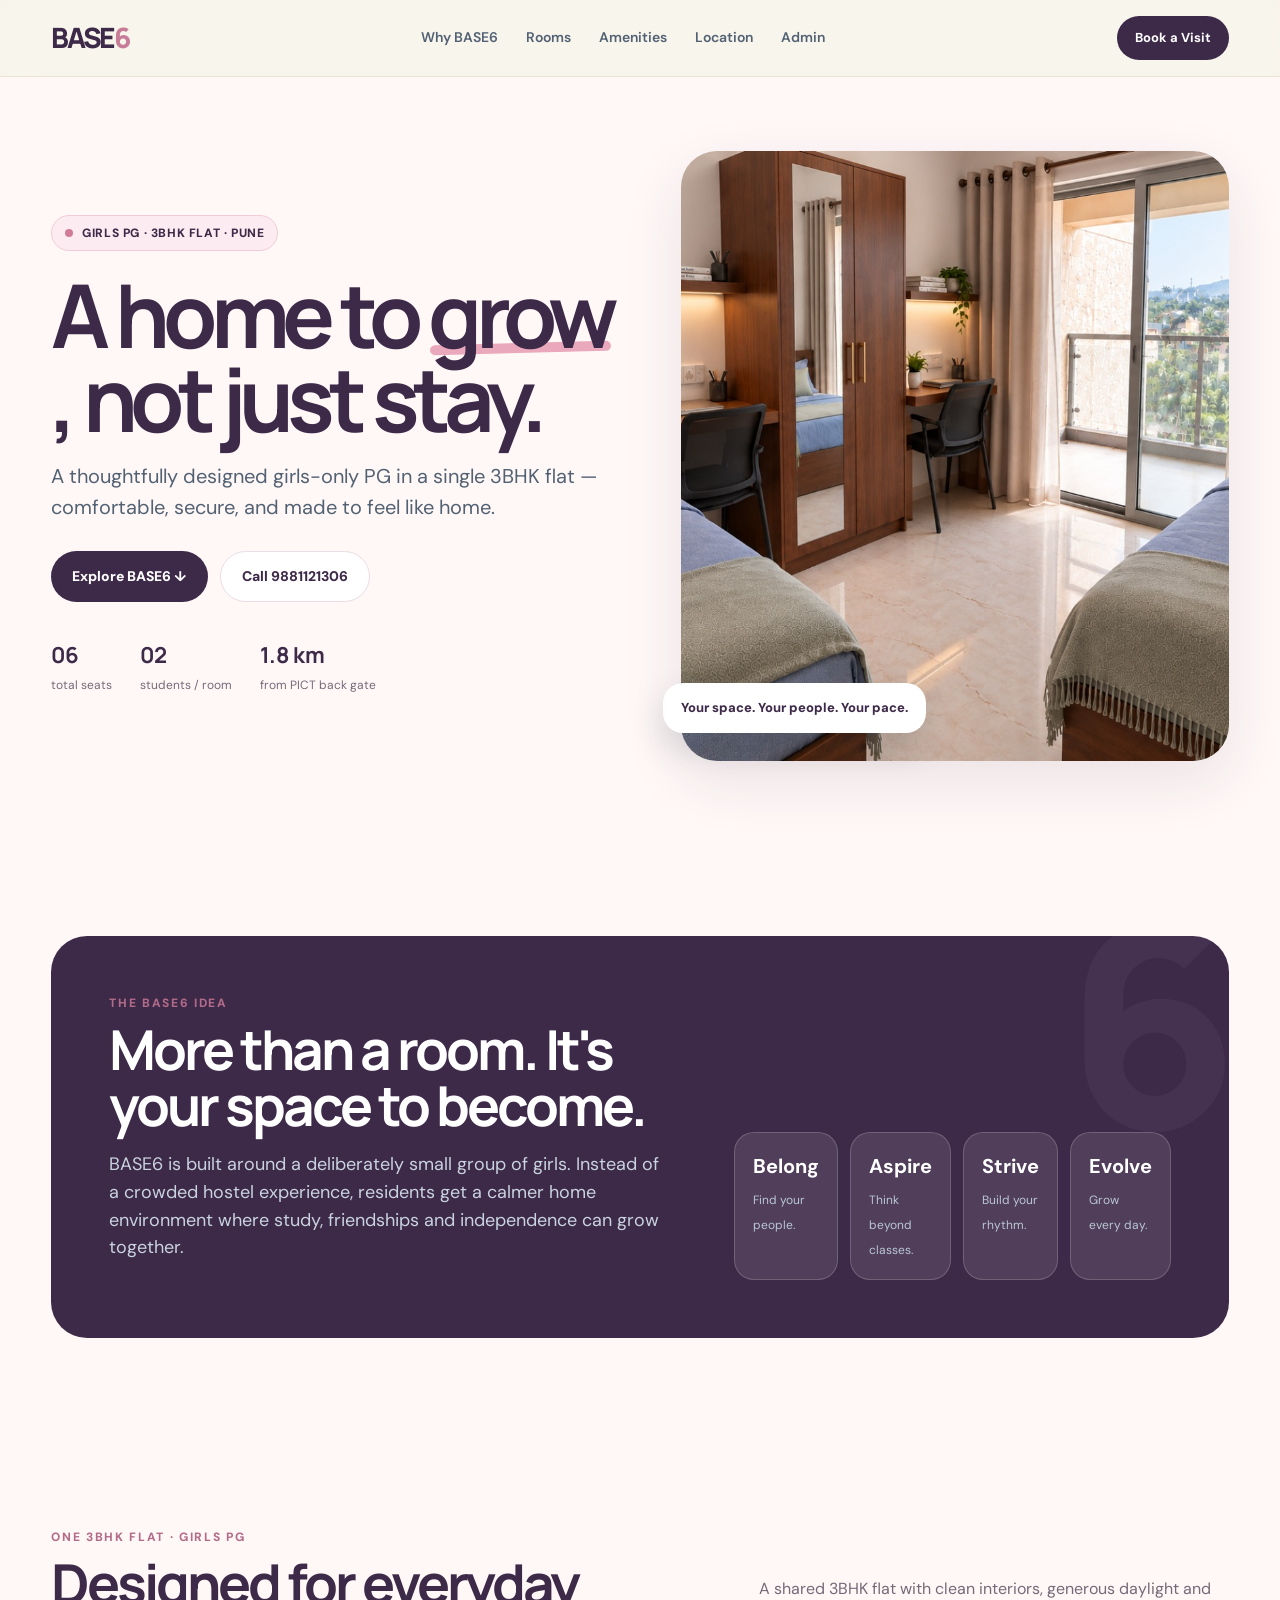
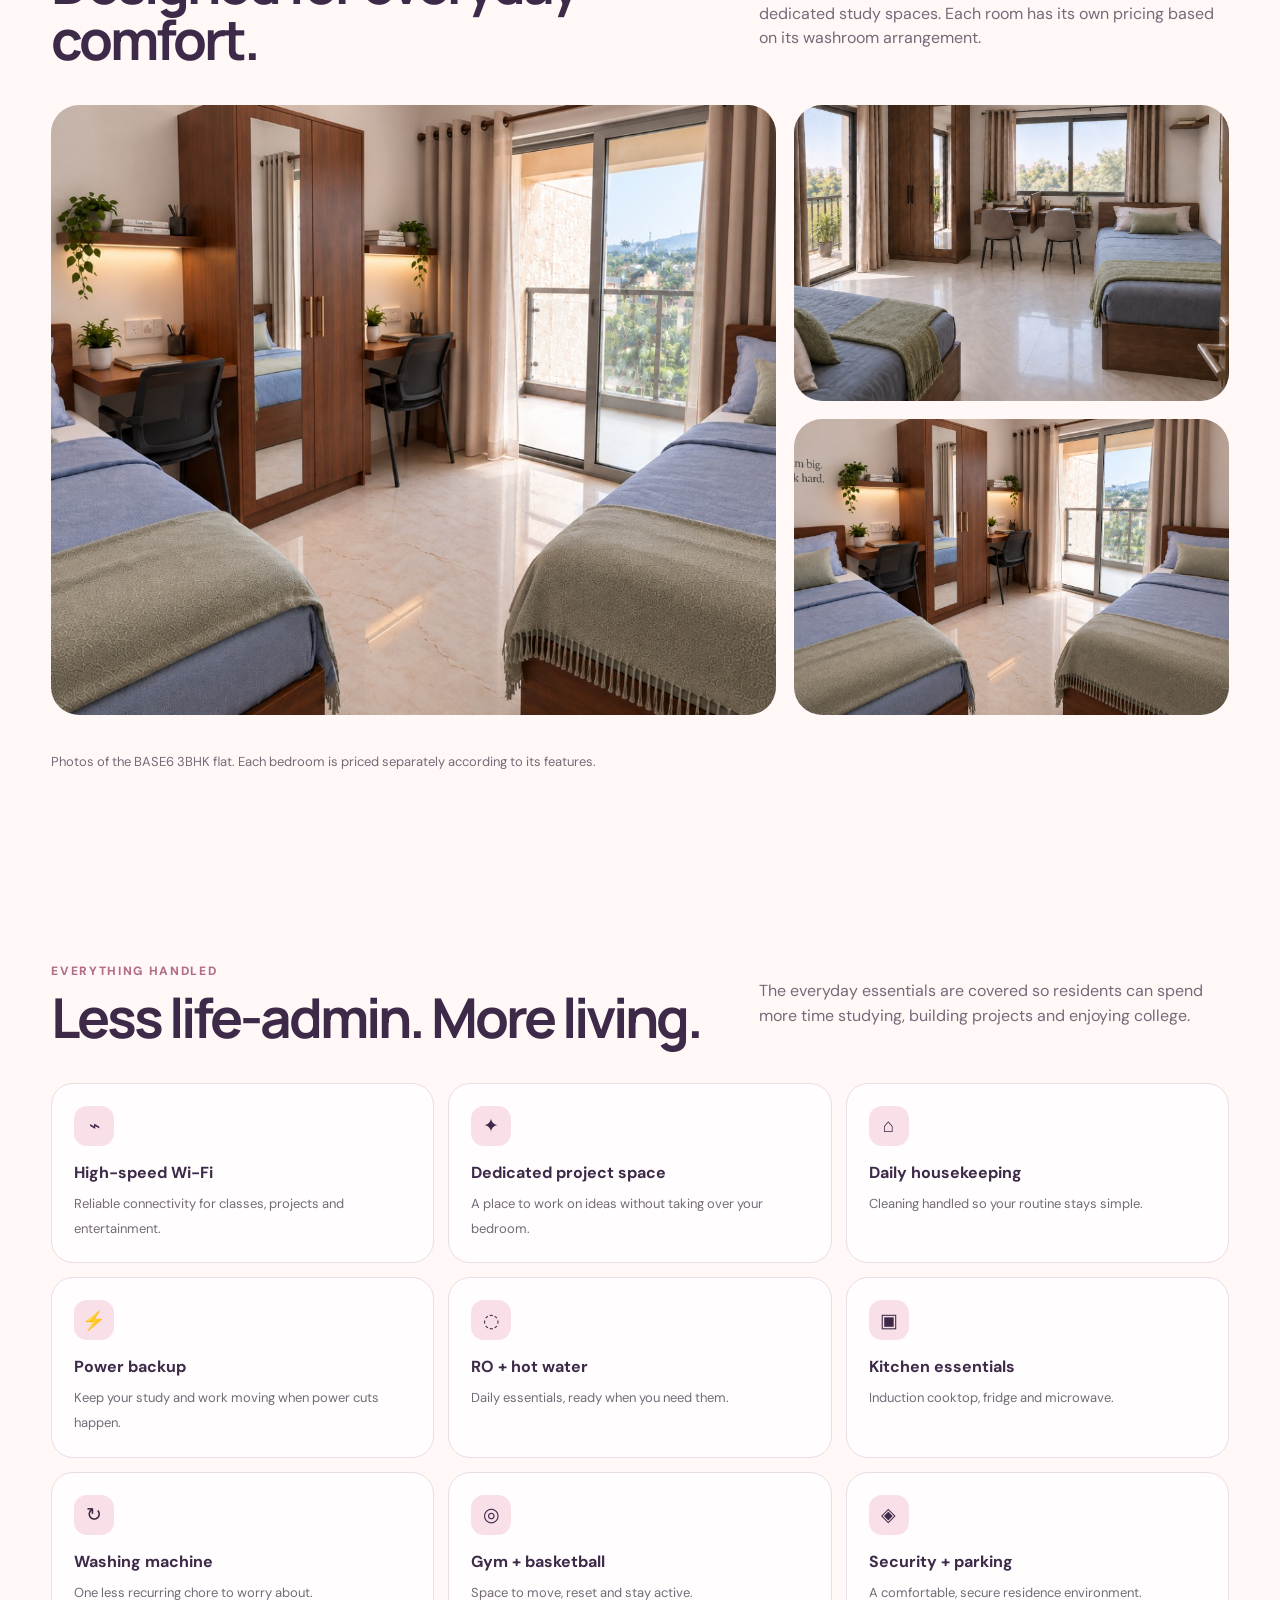
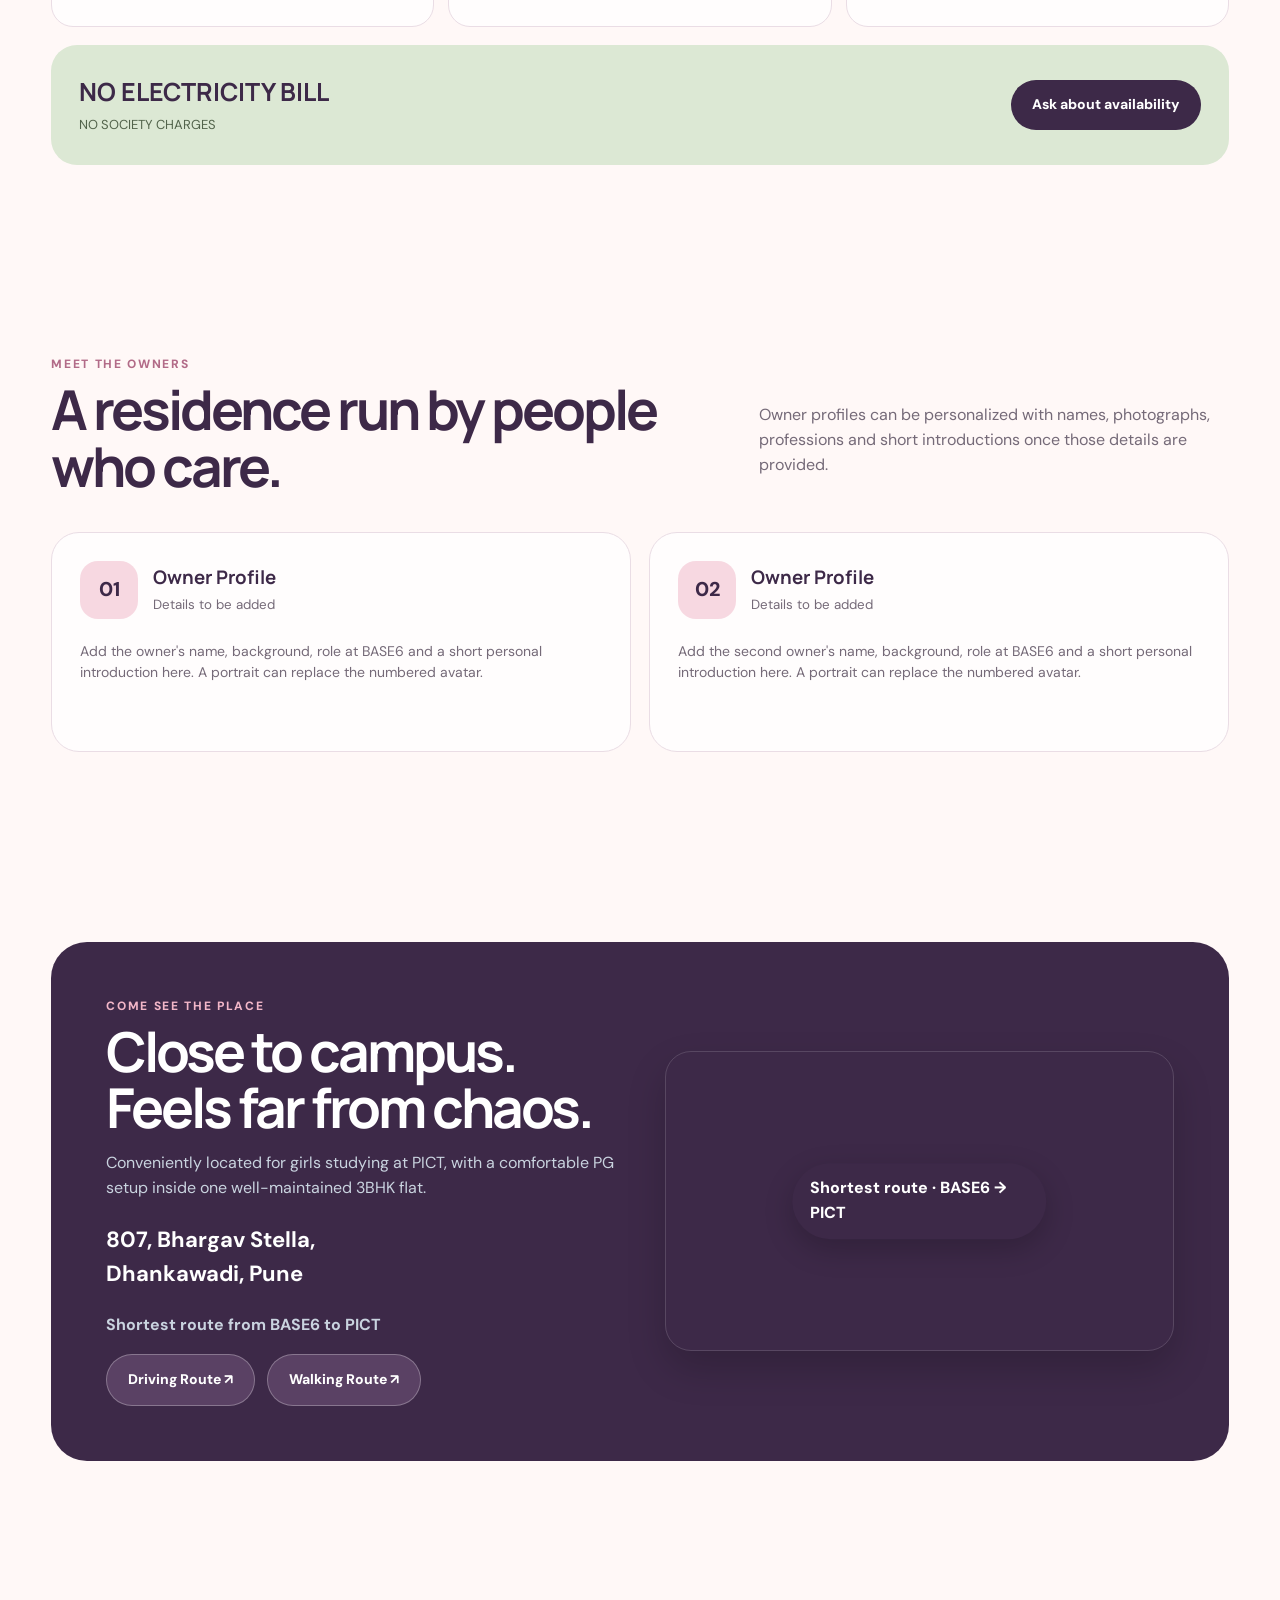
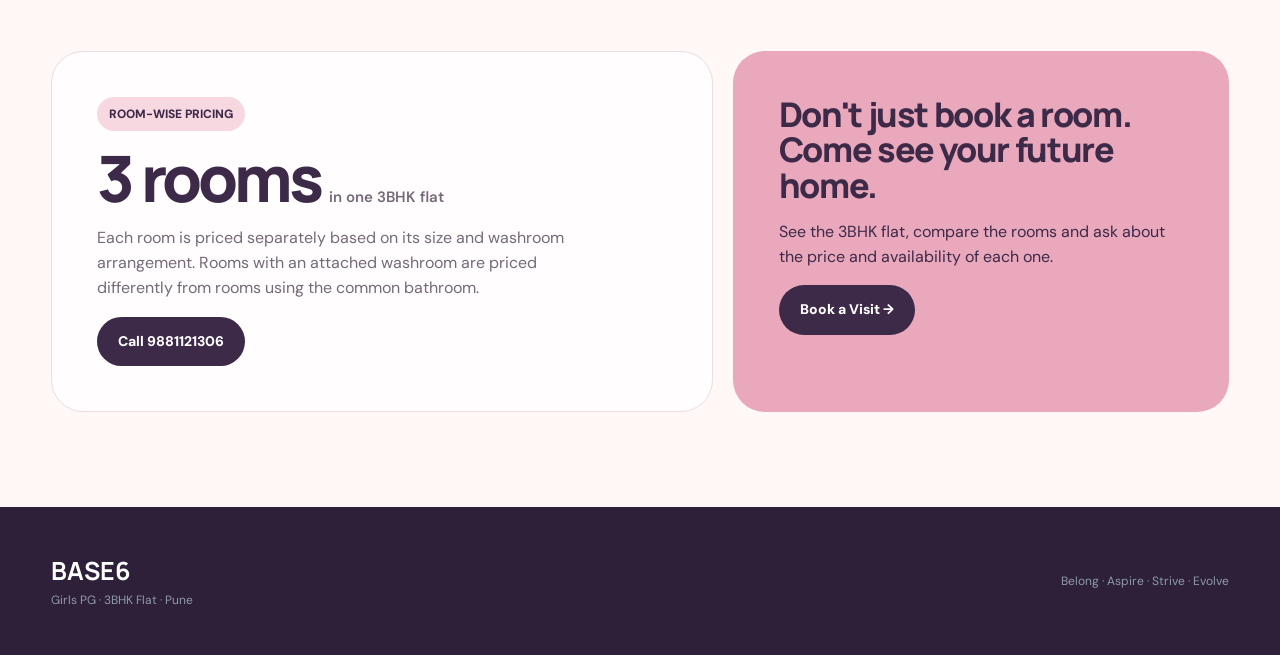
<file: index.html>
<!DOCTYPE html>
<html lang="en">
<head>
  <meta charset="UTF-8">
  <meta name="viewport" content="width=device-width, initial-scale=1.0">
  <meta name="description" content="BASE6 Girls PG — a girls-only 3BHK flat with room-wise pricing in Dhankawadi, Pune.">
  <title>BASE6 — Girls PG in a 3BHK Flat</title>
  <link rel="preconnect" href="https://fonts.googleapis.com">
  <link rel="preconnect" href="https://fonts.gstatic.com" crossorigin>
  <link href="https://fonts.googleapis.com/css2?family=DM+Sans:wght@400;500;600;700&family=Manrope:wght@600;700;800&display=swap" rel="stylesheet">
  <style>
    :root{
      --ink:#3d2948; --ink2:#5a4164; --cream:#fff8f7; --paper:#fffdfd;
      --yellow:#e9a8bb; --yellow2:#f7d8e1; --muted:#756a78; --line:#eadde5;
      --green:#d8e9df; --radius:28px; --shadow:0 20px 60px rgba(61,41,72,.10);
    }
    *{box-sizing:border-box}
    html{scroll-behavior:smooth}
    body{margin:0;background:var(--cream);color:var(--ink);font-family:"DM Sans",sans-serif;line-height:1.55}
    a{color:inherit;text-decoration:none}
    img{max-width:100%;display:block}
    .wrap{width:min(1180px,92%);margin:auto}
    .nav{position:sticky;top:0;z-index:50;background:rgba(248,244,235,.88);backdrop-filter:blur(16px);border-bottom:1px solid rgba(231,223,209,.8)}
    .navin{height:76px;display:flex;align-items:center;justify-content:space-between}
    .logo{font-family:Manrope;font-weight:800;letter-spacing:-.08em;font-size:28px}
    .logo span{color:#c77c98}
    .links{display:flex;gap:28px;font-size:14px;font-weight:600;color:#526173}
    .links a:hover{color:var(--ink)}
    .navcta{background:var(--ink);color:white;padding:12px 18px;border-radius:999px;font-weight:700;font-size:13px}
    .hero{padding:74px 0 80px;overflow:hidden}
    .heroGrid{display:grid;grid-template-columns:1.02fr .98fr;gap:60px;align-items:center}
    .eyebrow{display:inline-flex;gap:9px;align-items:center;background:#fcecf1;border:1px solid #f1cbd8;padding:8px 13px;border-radius:999px;font-size:12px;font-weight:800;letter-spacing:.05em;text-transform:uppercase}
    .dot{width:8px;height:8px;border-radius:50%;background:#d27b98}
    h1{font-family:Manrope;font-size:clamp(48px,7vw,88px);line-height:.95;letter-spacing:-.075em;margin:22px 0 20px}
    h1 em{font-style:normal;position:relative;display:inline-block}
    h1 em:after{content:"";position:absolute;height:10px;background:var(--yellow);left:2px;right:2px;bottom:4px;z-index:-1;border-radius:20px;transform:rotate(-1.5deg)}
    .lead{font-size:20px;max-width:590px;color:#536273}
    .heroBtns{display:flex;gap:12px;flex-wrap:wrap;margin-top:28px}
    .btn{display:inline-flex;align-items:center;justify-content:center;padding:14px 21px;border-radius:999px;font-weight:800;font-size:14px;transition:.25s transform,.25s box-shadow}
    .btn:hover{transform:translateY(-2px);box-shadow:0 10px 25px rgba(16,36,58,.13)}
    .primary{background:var(--ink);color:white}.secondary{background:white;border:1px solid var(--line)}
    .facts{display:flex;gap:28px;margin-top:36px;flex-wrap:wrap}
    .fact strong{display:block;font-family:Manrope;font-size:22px}.fact span{font-size:12px;color:var(--muted)}
    .heroPhoto{position:relative}
    .heroPhoto img{height:610px;width:100%;object-fit:cover;border-radius:36px;box-shadow:var(--shadow)}
    .photoTag{position:absolute;left:-18px;bottom:28px;background:white;border-radius:20px;padding:15px 18px;box-shadow:0 14px 35px rgba(16,36,58,.16);font-size:13px;font-weight:800}
    section{padding:95px 0}
    .sectionHead{display:flex;justify-content:space-between;align-items:end;gap:30px;margin-bottom:38px}
    .kicker{font-size:12px;text-transform:uppercase;letter-spacing:.14em;font-weight:800;color:#b26b88}
    h2{font-family:Manrope;font-size:clamp(34px,5vw,55px);line-height:1.02;letter-spacing:-.055em;margin:8px 0 0}
    .sub{max-width:470px;color:var(--muted)}
    .idea{background:var(--ink);color:white;border-radius:36px;padding:58px;position:relative;overflow:hidden}
    .idea:before{content:"6";position:absolute;right:-10px;top:-55px;font:800 280px/1 Manrope;color:rgba(255,255,255,.045)}
    .ideaGrid{display:grid;grid-template-columns:1.2fr .8fr;gap:60px;align-items:end}
    .idea h2{max-width:650px}.idea p{color:#c9d3df;max-width:650px;font-size:18px}
    .pillars{display:grid;grid-template-columns:repeat(4,1fr);gap:12px;position:relative;z-index:1}
    .pillar{background:rgba(255,255,255,.10);border:1px solid rgba(255,255,255,.18);padding:18px;border-radius:20px}
    .pillar b{display:block;font-size:20px;margin-bottom:5px}.pillar span{font-size:12px;color:#bac7d4}
    .gallery{display:grid;grid-template-columns:1.25fr .75fr;gap:18px}
    .gallery img{width:100%;height:100%;object-fit:cover;border-radius:28px;cursor:pointer;transition:.25s transform,.25s box-shadow}
    .gallery img:hover{transform:translateY(-4px);box-shadow:0 16px 30px rgba(16,36,58,.16)}
    .gallery .big{height:610px}.gallery .small{height:296px}
    .stack{display:grid;grid-template-rows:1fr 1fr;gap:18px}
    .caption{margin-top:13px;color:var(--muted);font-size:13px}
    .pg-gallery{display:grid;grid-template-columns:repeat(3,1fr);gap:18px;margin-top:24px}
    .pg-gallery img{width:100%;height:220px;object-fit:cover;border-radius:24px;box-shadow:var(--shadow)}
    .features{display:grid;grid-template-columns:repeat(3,1fr);gap:14px}
    .feature{background:var(--paper);border:1px solid var(--line);padding:22px;border-radius:22px;transition:.25s transform}
    .feature:hover{transform:translateY(-3px)}
    .icon{width:40px;height:40px;border-radius:13px;background:#f9e0e8;display:grid;place-items:center;margin-bottom:15px;font-size:19px}
    .feature b{display:block;margin-bottom:5px}.feature span{font-size:13px;color:var(--muted)}
    .notice{margin-top:18px;background:#dce8d4;border-radius:26px;padding:28px;display:flex;justify-content:space-between;align-items:center;gap:20px}
    .notice strong{font-family:Manrope;font-size:25px}.notice span{color:#52634b;font-size:13px}
    .owners{display:grid;grid-template-columns:repeat(2,1fr);gap:18px}
    .owner{background:var(--paper);border:1px solid var(--line);border-radius:28px;padding:28px;min-height:220px}
    .ownerTop{display:flex;align-items:center;gap:15px;margin-bottom:22px}
    .avatar{width:58px;height:58px;border-radius:18px;background:var(--yellow2);display:grid;place-items:center;font-weight:800;font-size:20px}
    .owner h3{margin:0;font-family:Manrope}.owner small{color:var(--muted)}
    .owner p{font-size:14px;color:var(--muted)}
    .location{background:var(--ink);color:white;border-radius:36px;padding:55px}
    .locationGrid{display:grid;grid-template-columns:1fr 1fr;gap:50px;align-items:center}
    .location p{color:#c9d3df}.address{font-size:22px;font-weight:700;margin:22px 0}
    .location .heroBtns{margin-top:14px}.location .heroBtns .btn{background:var(--ink2)!important;color:white;border:1px solid rgba(255,255,255,.28)}
    .location .heroBtns .btn:hover{background:#6d5078!important}
    .mapbox{height:300px;border-radius:26px;position:relative;overflow:hidden;border:1px solid rgba(255,255,255,.14);box-shadow:0 18px 38px rgba(0,0,0,.18)}
    .mapbox iframe{width:100%;height:100%;border:0;display:block;filter:saturate(.9) contrast(1.1)}
    .pin{position:absolute;left:50%;top:50%;transform:translate(-50%,-50%);background:var(--ink);color:white;border-radius:999px;padding:13px 17px;font-weight:800;box-shadow:0 10px 30px rgba(0,0,0,.2);pointer-events:none;z-index:2}
    .pricing{display:grid;grid-template-columns:1fr .75fr;gap:20px}
    .priceCard,.visitCard{border-radius:32px;padding:45px;border:1px solid var(--line);background:var(--paper)}
    .price{font:800 64px/1 Manrope;letter-spacing:-.06em;margin:15px 0 6px}
    .price small{font:600 15px "DM Sans";letter-spacing:0;color:var(--muted)}
    .limited{display:inline-block;background:#f7d8e1;padding:8px 12px;border-radius:999px;font-size:12px;font-weight:800}
    .visitCard{background:var(--yellow);border-color:transparent}
    .visitCard h3{font:800 34px/1.05 Manrope;letter-spacing:-.04em;margin:0 0 12px}
    .room-modal{position:fixed;inset:0;z-index:100;display:none;place-items:center;padding:20px;background:rgba(8,25,42,.72);backdrop-filter:blur(8px)}
    .room-modal.open{display:grid}
    .room-modal-card{width:min(1100px,100%);max-height:92vh;overflow:auto;background:var(--paper);border-radius:28px;padding:28px;box-shadow:0 25px 80px rgba(0,0,0,.3)}
    .room-modal-head{display:flex;align-items:start;justify-content:space-between;gap:20px;margin-bottom:20px}
    .room-modal-head h2{font-size:clamp(28px,4vw,44px)}
    .modal-close{border:0;background:#f0ece3;color:var(--ink);width:40px;height:40px;border-radius:50%;font-size:24px;cursor:pointer}
    .room-modal-grid{display:grid;grid-template-columns:1fr 1fr;gap:22px}
    .modal-viewer{position:relative;display:grid;place-items:center;min-height:360px;border-radius:20px;background:#edf1f4;overflow:hidden}
    .modal-viewer img{width:100%;height:360px;object-fit:cover;user-select:none;cursor:grab}
    .modal-viewer img:active{cursor:grabbing}
    .modal-arrow{position:absolute;top:50%;transform:translateY(-50%);z-index:2;border:0;background:rgba(16,36,58,.78);color:#fff;width:38px;height:38px;border-radius:50%;font-size:22px;cursor:pointer}
    .modal-arrow.prev{left:12px}.modal-arrow.next{right:12px}
    .modal-frame-label{position:absolute;left:50%;bottom:12px;transform:translateX(-50%);padding:6px 11px;border-radius:999px;background:rgba(255,255,255,.9);font-size:12px;font-weight:800}
    .modal-thumbs{display:flex;gap:8px;margin-top:10px}
    .modal-thumbs button{padding:0;border:2px solid transparent;border-radius:10px;overflow:hidden;background:none;cursor:pointer}
    .modal-thumbs button.active{border-color:var(--yellow)}
    .modal-thumbs img{width:70px;height:48px;object-fit:cover}
    .modal-layout-wrap{padding:14px;border-radius:20px;background:#eef0f7}
    .modal-layout-wrap canvas{width:100%;height:auto;border-radius:14px;background:#fff}
    .modal-note{margin:10px 0 0;color:var(--muted);font-size:13px}
    footer{padding:45px 0;background:#2d2038;color:#eee3ed}
    .foot{display:flex;justify-content:space-between;gap:20px;align-items:center}.foot b{color:white;font-family:Manrope;font-size:25px}
    .tiny{font-size:12px;color:#8e9baa}
    @media(max-width:850px){
      .links{display:none}.hero{padding-top:45px}.heroGrid,.ideaGrid,.locationGrid,.pricing{grid-template-columns:1fr}
      .heroPhoto img{height:430px}.photoTag{left:12px}.pillars{grid-template-columns:1fr 1fr}
      .gallery{grid-template-columns:1fr}.gallery .big{height:430px}.gallery .small{height:250px}
      .features{grid-template-columns:1fr 1fr}
      .owners{grid-template-columns:1fr}.location{padding:35px}.sectionHead{display:block}
    }
    @media(max-width:520px){
      .navcta{padding:10px 14px}.heroBtns .btn{width:100%}.facts{gap:20px}
      .idea,.location{border-radius:26px;padding:28px}.pillars{grid-template-columns:1fr}.features{grid-template-columns:1fr}
      .priceCard,.visitCard{padding:30px}.price{font-size:48px}.foot{display:block}
    }
  </style>
</head>
<body>
  <nav class="nav">
    <div class="wrap navin">
      <a class="logo" href="#top">BASE<span>6</span></a>
      <div class="links">
        <a href="#about">Why BASE6</a><a href="#rooms">Rooms</a><a href="#support">Amenities</a><a href="#location">Location</a><a href="admin.html">Admin</a>
      </div>
      <a class="navcta" href="https://wa.me/919881121306?text=hi%20i%20want%20to%20book%20an%20appointment" target="_blank" rel="noopener">Book a Visit</a>
    </div>
  </nav>

  <main id="top">
    <section class="hero">
      <div class="wrap heroGrid">
        <div>
          <div class="eyebrow"><span class="dot"></span> Girls PG · 3BHK Flat · Pune</div>
          <h1>A home to <em>grow</em>, not just stay.</h1>
          <p class="lead">A thoughtfully designed girls-only PG in a single 3BHK flat — comfortable, secure, and made to feel like home.</p>
          <div class="heroBtns">
            <a class="btn primary" href="#rooms">Explore BASE6 ↓</a>
            <a class="btn secondary" href="tel:9881121306">Call 9881121306</a>
          </div>
          <div class="facts">
            <div class="fact"><strong>06</strong><span>total seats</span></div>
            <div class="fact"><strong>02</strong><span>students / room</span></div>
            <div class="fact"><strong>1.8 km</strong><span>from PICT back gate</span></div>
          </div>
        </div>
        <div class="heroPhoto">
          <img src="assets/base6-room-wide.jpeg" alt="Bright BASE6 student bedroom with two study desks and beds">
          <div class="photoTag">Your space. Your people. Your pace.</div>
        </div>
      </div>
    </section>

    <section id="about">
      <div class="wrap">
        <div class="idea">
          <div class="ideaGrid">
            <div>
              <div class="kicker">The BASE6 idea</div>
              <h2>More than a room. It's your space to become.</h2>
              <p>BASE6 is built around a deliberately small group of girls. Instead of a crowded hostel experience, residents get a calmer home environment where study, friendships and independence can grow together.</p>
            </div>
            <div class="pillars">
              <div class="pillar"><b>Belong</b><span>Find your people.</span></div>
              <div class="pillar"><b>Aspire</b><span>Think beyond classes.</span></div>
              <div class="pillar"><b>Strive</b><span>Build your rhythm.</span></div>
              <div class="pillar"><b>Evolve</b><span>Grow every day.</span></div>
            </div>
          </div>
        </div>
      </div>
    </section>

    <section id="rooms">
      <div class="wrap">
        <div class="sectionHead">
          <div><div class="kicker">One 3BHK flat · Girls PG</div><h2>Designed for everyday comfort.</h2></div>
          <p class="sub">A shared 3BHK flat with clean interiors, generous daylight and dedicated study spaces. Each room has its own pricing based on its washroom arrangement.</p>
        </div>
        <div class="gallery">
          <img class="big room-photo" data-room="room-wide" src="assets/base6-room-wide.jpeg" alt="BASE6 residence interior with twin beds and study desks" tabindex="0" role="button" aria-label="Open room wide 360 view and layout">
          <div class="stack">
            <img class="small room-photo" data-room="room-twin" src="assets/base6-room-twin.jpeg" alt="BASE6 twin bedroom with wardrobes and balcony" tabindex="0" role="button" aria-label="Open twin room 360 view and layout">
            <img class="small room-photo" data-room="room-study" src="assets/base6-room-wide.jpeg" alt="BASE6 room and study area" tabindex="0" role="button" aria-label="Open study room 360 view and layout">
          </div>
        </div>
        <div id="pgGallery" class="pg-gallery" aria-label="Additional PG photos"></div>
        <div class="caption">Photos of the BASE6 3BHK flat. Each bedroom is priced separately according to its features.</div>
      </div>
    </section>

    <section id="support">
      <div class="wrap">
        <div class="sectionHead">
          <div><div class="kicker">Everything handled</div><h2>Less life-admin. More living.</h2></div>
          <p class="sub">The everyday essentials are covered so residents can spend more time studying, building projects and enjoying college.</p>
        </div>
        <div class="features">
          <div class="feature"><div class="icon">⌁</div><b>High-speed Wi-Fi</b><span>Reliable connectivity for classes, projects and entertainment.</span></div>
          <div class="feature"><div class="icon">✦</div><b>Dedicated project space</b><span>A place to work on ideas without taking over your bedroom.</span></div>
          <div class="feature"><div class="icon">⌂</div><b>Daily housekeeping</b><span>Cleaning handled so your routine stays simple.</span></div>
          <div class="feature"><div class="icon">⚡</div><b>Power backup</b><span>Keep your study and work moving when power cuts happen.</span></div>
          <div class="feature"><div class="icon">◌</div><b>RO + hot water</b><span>Daily essentials, ready when you need them.</span></div>
          <div class="feature"><div class="icon">▣</div><b>Kitchen essentials</b><span>Induction cooktop, fridge and microwave.</span></div>
          <div class="feature"><div class="icon">↻</div><b>Washing machine</b><span>One less recurring chore to worry about.</span></div>
          <div class="feature"><div class="icon">◎</div><b>Gym + basketball</b><span>Space to move, reset and stay active.</span></div>
          <div class="feature"><div class="icon">◈</div><b>Security + parking</b><span>A comfortable, secure residence environment.</span></div>
        </div>
        <div class="notice"><div><strong>NO ELECTRICITY BILL</strong><br><span>NO SOCIETY CHARGES</span></div><a class="btn primary" href="tel:9881121306">Ask about availability</a></div>
      </div>
    </section>

    <section id="owners">
      <div class="wrap">
        <div class="sectionHead">
          <div><div class="kicker">Meet the owners</div><h2>A residence run by people who care.</h2></div>
          <p class="sub">Owner profiles can be personalized with names, photographs, professions and short introductions once those details are provided.</p>
        </div>
        <div class="owners">
          <article class="owner">
            <div class="ownerTop"><div class="avatar">01</div><div><h3>Owner Profile</h3><small>Details to be added</small></div></div>
            <p>Add the owner's name, background, role at BASE6 and a short personal introduction here. A portrait can replace the numbered avatar.</p>
          </article>
          <article class="owner">
            <div class="ownerTop"><div class="avatar">02</div><div><h3>Owner Profile</h3><small>Details to be added</small></div></div>
            <p>Add the second owner's name, background, role at BASE6 and a short personal introduction here. A portrait can replace the numbered avatar.</p>
          </article>
        </div>
      </div>
    </section>

    <section id="location">
      <div class="wrap">
        <div class="location">
          <div class="locationGrid">
            <div>
              <div class="kicker" style="color:#f2b6c8">Come see the place</div>
              <h2>Close to campus.<br>Feels far from chaos.</h2>
              <p>Conveniently located for girls studying at PICT, with a comfortable PG setup inside one well-maintained 3BHK flat.</p>
              <div class="address">807, Bhargav Stella,<br>Dhankawadi, Pune</div>
              <p><strong>Shortest route from BASE6 to PICT</strong></p>
              <div class="heroBtns">
                <a class="btn" href="https://www.google.com/maps/dir/Bhargav+Stella/SCTR'S+Pune+Institute+of+Computer+Technology/data=!4m2!4m1!3e0" target="_blank" rel="noopener">Driving Route ↗</a>
                <a class="btn secondary" href="https://maps.app.goo.gl/USDAcSkhqKwqDrpEA" target="_blank" rel="noopener">Walking Route ↗</a>
              </div>
            </div>
            <div class="mapbox">
              <iframe
                src="https://www.google.com/maps?q=18.4635823,73.853977&z=15&output=embed"
                loading="lazy"
                referrerpolicy="no-referrer-when-downgrade"
                allowfullscreen
                title="BASE6 location map">
              </iframe>
              <div class="pin">Shortest route · BASE6 → PICT</div>
            </div>
          </div>
        </div>
      </div>
    </section>

    <section id="pricing">
      <div class="wrap">
        <div class="pricing">
          <div class="priceCard">
            <span class="limited">ROOM-WISE PRICING</span>
            <div class="price">3 rooms <small>in one 3BHK flat</small></div>
            <p class="sub">Each room is priced separately based on its size and washroom arrangement. Rooms with an attached washroom are priced differently from rooms using the common bathroom.</p>
            <a class="btn primary" href="tel:9881121306">Call 9881121306</a>
          </div>
          <div class="visitCard">
            <h3>Don't just book a room. Come see your future home.</h3>
            <p>See the 3BHK flat, compare the rooms and ask about the price and availability of each one.</p>
            <a class="btn primary" href="https://wa.me/919881121306?text=hi%20i%20want%20to%20book%20an%20appointment" target="_blank" rel="noopener">Book a Visit →</a>
          </div>
        </div>
      </div>
    </section>
  </main>

  <footer>
    <div class="wrap foot">
      <div><b>BASE6</b><div class="tiny">Girls PG · 3BHK Flat · Pune</div></div>
      <div class="tiny">Belong · Aspire · Strive · Evolve</div>
    </div>
  </footer>
  <div id="roomModal" class="room-modal" role="dialog" aria-modal="true" aria-labelledby="modalRoomTitle">
    <div class="room-modal-card">
      <div class="room-modal-head">
        <div><div class="kicker">Room details</div><h2 id="modalRoomTitle">Room preview</h2></div>
        <button id="closeRoomModal" class="modal-close" type="button" aria-label="Close room preview">×</button>
      </div>
      <div class="room-modal-grid">
        <div>
          <div id="modalViewer" class="modal-viewer">
            <button id="modalPrev" class="modal-arrow prev" type="button" aria-label="Previous room view">←</button>
            <img id="modalImage" alt="">
            <button id="modalNext" class="modal-arrow next" type="button" aria-label="Next room view">→</button>
            <span id="modalFrameLabel" class="modal-frame-label"></span>
          </div>
          <div id="modalThumbs" class="modal-thumbs"></div>
          <p class="modal-note">Drag the image or use the arrows to explore this room's 360° views.</p>
        </div>
        <div>
          <div class="modal-layout-wrap"><canvas id="modalLayoutCanvas" width="700" height="420" aria-label="Selected room layout"></canvas></div>
          <p id="modalLayoutNote" class="modal-note"></p>
        </div>
      </div>
    </div>
  </div>
  <script src="room-gallery.js"></script>
  <script src="public-pg-gallery.js"></script>
</body>
</html>
</file>
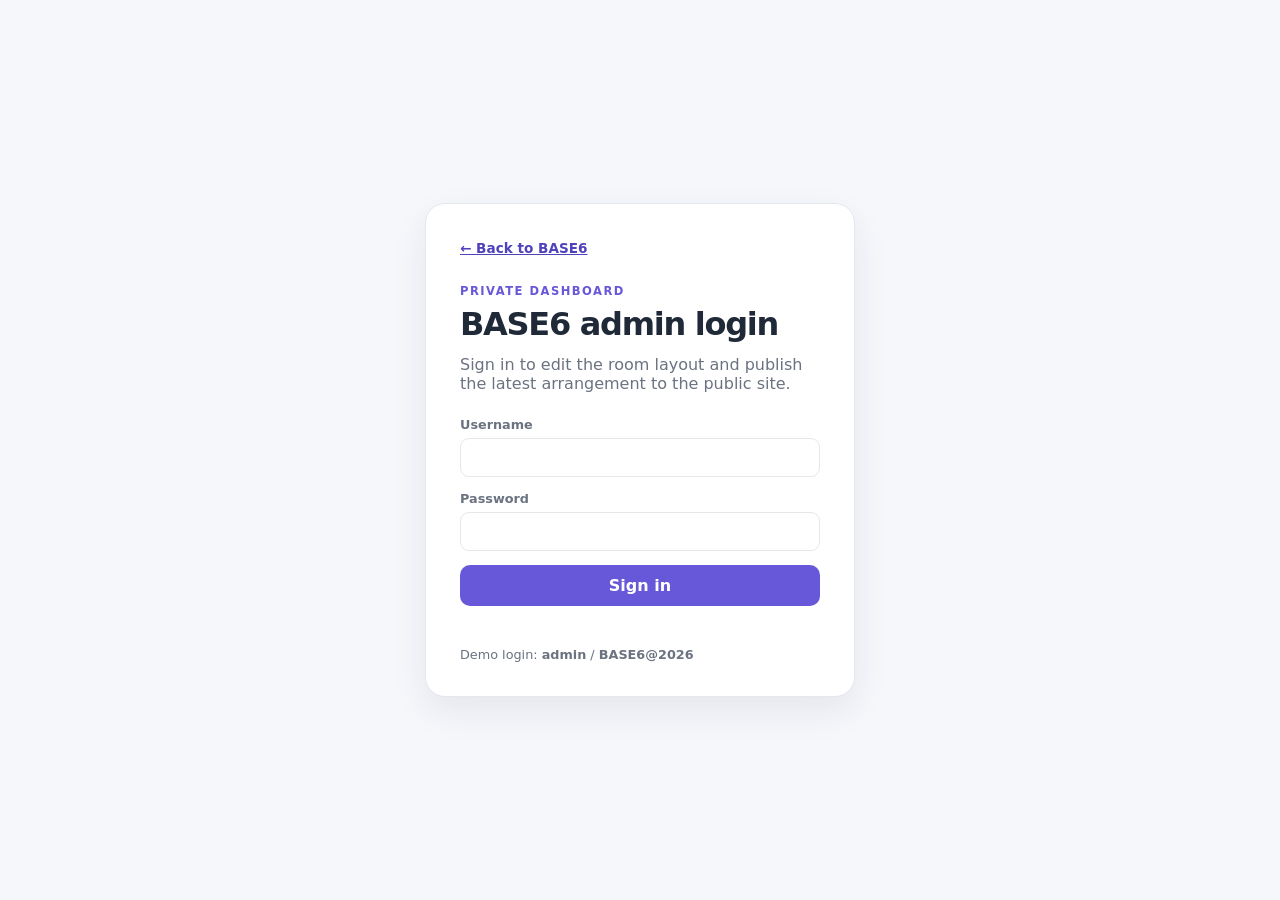
<file: admin.html>
<!doctype html>
<html lang="en">
<head>
  <meta charset="utf-8">
  <meta name="viewport" content="width=device-width, initial-scale=1">
  <title>BASE6 — Admin Login</title>
  <link rel="stylesheet" href="styles.css">
</head>
<body class="login-page">
  <main class="login-card">
    <a class="back-link" href="index.html">← Back to BASE6</a>
    <p class="eyebrow">Private dashboard</p>
    <h1>BASE6 admin login</h1>
    <p class="login-copy">Sign in to edit the room layout and publish the latest arrangement to the public site.</p>
    <form id="loginForm" autocomplete="off">
      <label>Username
        <input id="username" autocomplete="username" required>
      </label>
      <label>Password
        <input id="password" type="password" autocomplete="current-password" required>
      </label>
      <button class="button primary" type="submit">Sign in</button>
      <p id="loginError" class="login-error" role="alert"></p>
    </form>
    <p class="hint">Demo login: <strong>admin</strong> / <strong>BASE6@2026</strong></p>
  </main>
  <script src="admin-login.js"></script>
</body>
</html>
</file>
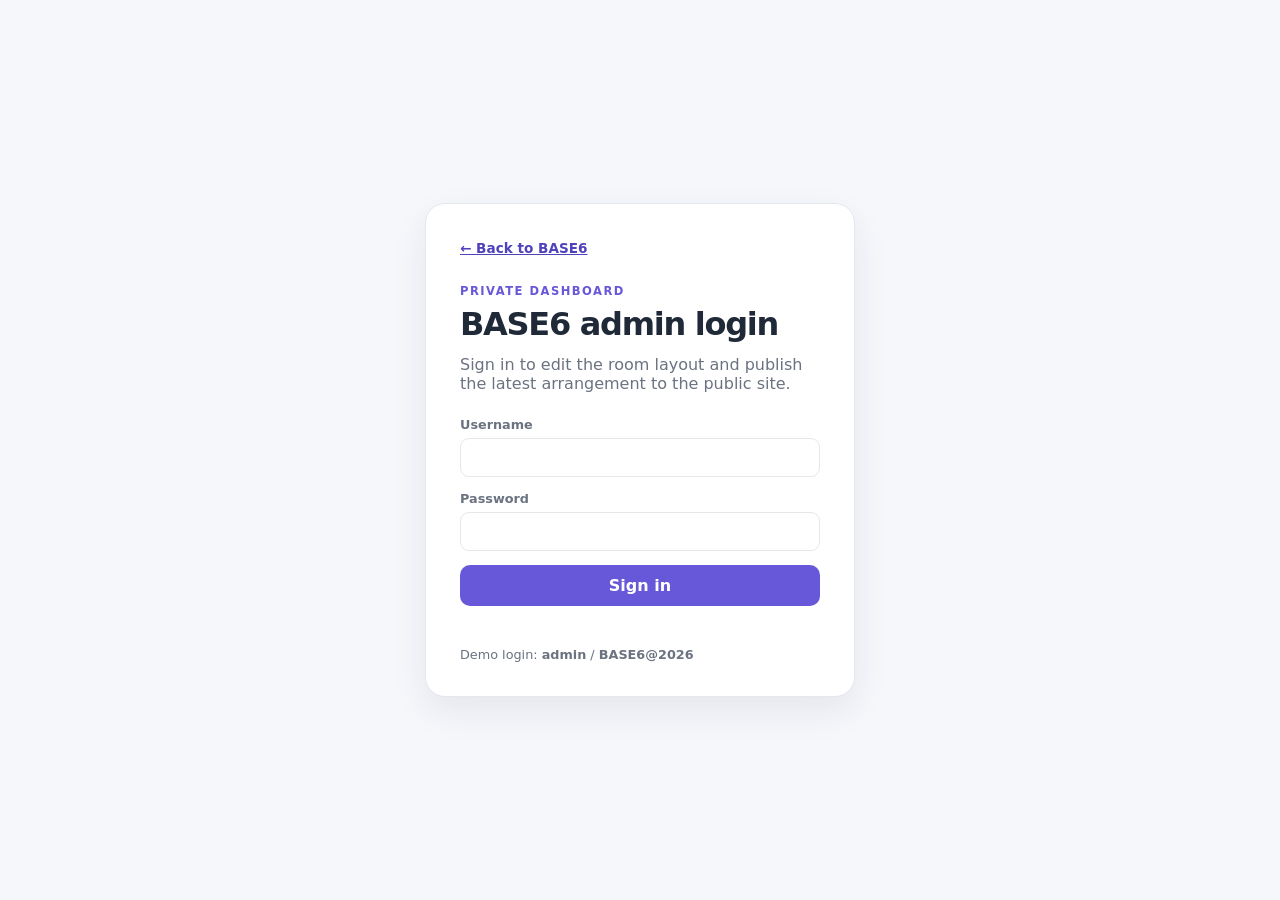
<file: tools.html>
<!doctype html>
<html lang="en">
<head>
  <meta charset="utf-8">
  <meta name="viewport" content="width=device-width, initial-scale=1">
  <meta name="description" content="Explore BASE6 rooms with a local 360 degree viewer and create a room layout.">
  <title>BASE6 — 360 View & Room Layout Generator</title>
  <link rel="stylesheet" href="styles.css">
</head>
<body>
  <header class="topbar">
    <div>
      <a class="back-link" href="index.html">← Back to BASE6</a>
      <p class="eyebrow">Visual workspace</p>
      <h1>BASE6 Admin workspace</h1>
    </div>
    <div class="admin-actions">
      <a class="back-link" href="index.html">View public site</a>
      <button id="logout" class="button secondary" type="button">Log out</button>
      <button id="clearAll" class="button secondary" type="button">Reset</button>
    </div>
  </header>

  <main class="app-grid">
    <section class="card image-manager-card">
      <div class="section-heading">
        <div>
          <p class="eyebrow">Room media</p>
          <h2>Manage room images</h2>
        </div>
        <span id="frameCount" class="badge">0 frames</span>
      </div>
      <label class="room-selector">Set 360 view and layout for
        <select id="roomTarget" aria-label="Room image to configure">
          <option value="room-wide">Room 1 · Twin residence</option>
          <option value="room-twin">Room 2 · Balcony twin</option>
          <option value="room-study">Room 3 · Study-focused room</option>
        </select>
      </label>
      <img id="roomTargetImage" class="room-target-image" alt="Selected room image">

      <div id="viewer" class="viewer empty">
        <div class="empty-state">
          <span class="empty-icon">↻</span>
          <p>Upload a sequence of room or product photos to create a 360° view.</p>
        </div>
        <img id="viewImage" alt="360 degree product preview">
      </div>
      <div class="viewer-controls">
        <button id="prevFrame" class="icon-button" type="button" aria-label="Previous frame">←</button>
        <input id="frameSlider" type="range" min="0" max="0" value="0" aria-label="360 frame">
        <button id="nextFrame" class="icon-button" type="button" aria-label="Next frame">→</button>
      </div>
      <div class="admin-actions media-actions">
        <button id="removeCurrentFrame" class="remove-button" type="button">Delete current 360 image</button>
        <button id="removeSelectedRoom" class="remove-button" type="button">Delete room gallery image</button>
        <button id="deleteRoom" class="remove-button" type="button">Delete selected room</button>
      </div>
      <label class="dropzone" for="frameInput">
        <strong>Add or update 360° images</strong>
        <span>Choose multiple JPG, PNG, or WebP files to replace this room's 360° sequence</span>
        <input id="frameInput" type="file" accept="image/*" multiple>
      </label>
      <p class="hint">Drag on the preview to rotate. Uploaded frames are saved with this room when you publish.</p>
    </section>

    <section class="card gallery-manager-card">
      <div class="section-heading">
        <div>
          <p class="eyebrow">Residence gallery</p>
          <h2>Manage PG gallery</h2>
        </div>
      </div>
      <label class="dropzone" for="pgImageInput">
        <strong>Upload PG/residence images</strong>
        <span>Add one or more JPG, PNG, or WebP photos to the public Residence gallery</span>
        <input id="pgImageInput" type="file" accept="image/*" multiple>
      </label>
      <p class="media-label">Existing images</p>
      <div id="savedPgImagePreview" class="pg-image-preview"></div>
      <p class="media-label">New images to add</p>
      <div id="pgImagePreview" class="pg-image-preview"></div>
      <div class="admin-actions">
        <button id="clearPgImages" class="remove-button" type="button">Clear new photos</button>
        <button id="removeSavedPgImages" class="remove-button" type="button">Delete all existing photos</button>
      </div>
      <p id="pgImageStatus" class="save-status" role="status"></p>
      <p class="hint">Click Save to public site below to publish these images.</p>
    </section>

    <section class="card layout-card">
      <div class="section-heading">
        <div>
          <p class="eyebrow">Interior planning</p>
          <h2>Room layout generator</h2>
        </div>
        <button id="downloadLayout" class="button primary" type="button">Download PNG</button>
      </div>
      <div class="layout-toolbar">
        <label>Room size
          <select id="roomSize">
            <option value="small">Small · 12 × 10 ft</option>
            <option value="medium" selected>Medium · 16 × 12 ft</option>
            <option value="large">Large · 20 × 16 ft</option>
          </select>
        </label>
        <label>Style
          <select id="roomStyle">
            <option value="modern">Modern</option>
            <option value="warm">Warm</option>
            <option value="minimal">Minimal</option>
          </select>
        </label>
        <button id="generateLayout" class="button secondary" type="button">Generate layout</button>
        <button id="saveLayout" class="button primary save-button" type="button">Save changes</button>
      </div>
      <div class="canvas-wrap">
        <canvas id="layoutCanvas" width="900" height="560" aria-label="Room layout canvas"></canvas>
      </div>
      <div class="furniture-list" id="furnitureList"></div>
      <button id="removeFurniture" class="remove-button" type="button">Remove selected item</button>
      <p class="hint">Drag any icon on the canvas to move it. Select an item and use Remove, Delete, or Backspace to delete it.</p>
      <p id="saveStatus" class="save-status" role="status" aria-live="polite"></p>
    </section>
  </main>
  <script src="app.js"></script>
  <script src="admin.js"></script>
</body>
</html>
</file>
<file: styles.css>
:root {
  color-scheme: light;
  --ink: #1f2937;
  --muted: #6b7280;
  --line: #e5e7eb;
  --surface: #ffffff;
  --background: #f5f7fb;
  --accent: #6757d9;
  --accent-dark: #5042bb;
  font-family: Inter, ui-sans-serif, system-ui, -apple-system, BlinkMacSystemFont, "Segoe UI", sans-serif;
}

* { box-sizing: border-box; }
body { margin: 0; color: var(--ink); background: var(--background); }
.topbar { max-width: 1440px; margin: auto; padding: 34px 5vw 24px; display: flex; align-items: end; justify-content: space-between; gap: 20px; }
.admin-actions { display: flex; align-items: center; gap: 10px; }
.back-link { display: inline-block; margin-bottom: 28px; color: var(--accent-dark); font-size: .85rem; font-weight: 700; }
.eyebrow { margin: 0 0 7px; color: var(--accent); font-size: .72rem; font-weight: 800; letter-spacing: .13em; text-transform: uppercase; }
h1, h2, p { margin-top: 0; }
h1 { margin-bottom: 0; font-size: clamp(1.7rem, 4vw, 2.7rem); letter-spacing: -.04em; }
h2 { margin: 0; font-size: 1.35rem; letter-spacing: -.025em; }
.app-grid { max-width: 1440px; margin: auto; padding: 0 5vw 50px; display: grid; grid-template-columns: minmax(300px, .9fr) minmax(420px, 1.1fr); gap: 24px; align-items: start; }
.card { min-width: 0; padding: 24px; border: 1px solid var(--line); border-radius: 20px; background: var(--surface); box-shadow: 0 14px 35px rgba(38, 43, 75, .06); }
.section-heading { display: flex; align-items: center; justify-content: space-between; gap: 16px; margin-bottom: 20px; }
.badge { padding: 7px 11px; border-radius: 99px; background: #f0efff; color: var(--accent-dark); font-size: .78rem; font-weight: 700; white-space: nowrap; }
.button, .icon-button { border: 0; border-radius: 10px; cursor: pointer; font: inherit; font-weight: 700; transition: transform .15s, background .15s; }
.button { padding: 11px 15px; }
.button:hover, .icon-button:hover { transform: translateY(-1px); }
.primary { background: var(--accent); color: white; }
.primary:hover { background: var(--accent-dark); }
.secondary { background: #f1f2f6; color: var(--ink); }
.viewer { position: relative; display: grid; place-items: center; min-height: 390px; overflow: hidden; border-radius: 15px; background: radial-gradient(circle, #fff 0, #edf0f7 100%); touch-action: pan-y; }
.viewer img { display: none; max-width: 100%; max-height: 390px; user-select: none; pointer-events: none; }
.viewer:not(.empty) img { display: block; }
.empty-state { max-width: 240px; color: var(--muted); text-align: center; line-height: 1.5; }
.empty-state p { margin: 10px 0 0; }
.empty-icon { display: block; color: var(--accent); font-size: 3.5rem; line-height: 1; }
.viewer:not(.empty) .empty-state { display: none; }
.room-selector { display: grid; gap: 7px; margin-bottom: 15px; color: var(--muted); font-size: .8rem; font-weight: 700; }
.room-selector select { width: 100%; }
.room-target-image { display: block; width: 100%; height: 120px; margin-bottom: 15px; border-radius: 12px; object-fit: cover; }
.viewer-controls { display: flex; align-items: center; gap: 11px; margin: 15px 0; }
.viewer-controls input { flex: 1; accent-color: var(--accent); }
.icon-button { width: 35px; height: 35px; background: #f1f2f6; color: var(--ink); font-size: 1.2rem; }
.dropzone { display: flex; flex-direction: column; align-items: center; gap: 5px; padding: 20px; border: 1.5px dashed #bbb8e9; border-radius: 13px; color: var(--muted); text-align: center; cursor: pointer; }
.dropzone strong { color: var(--ink); }
.dropzone input { display: none; }
.hint { margin: 11px 0 0; color: var(--muted); font-size: .8rem; }
.layout-toolbar { display: flex; flex-wrap: wrap; gap: 10px; align-items: end; margin-bottom: 15px; }
.layout-toolbar label { display: grid; gap: 6px; color: var(--muted); font-size: .76rem; font-weight: 700; }
select { min-width: 145px; padding: 10px; border: 1px solid var(--line); border-radius: 9px; background: white; color: var(--ink); font: inherit; }
.canvas-wrap { overflow: auto; border-radius: 14px; background: #e9ecf2; }
canvas { display: block; width: 100%; height: auto; cursor: grab; }
canvas:active { cursor: grabbing; }
.furniture-list { display: flex; flex-wrap: wrap; gap: 8px; margin-top: 15px; }
.furniture-list button { padding: 7px 10px; border: 1px solid var(--line); border-radius: 8px; background: white; color: var(--ink); cursor: pointer; }
.remove-button { margin-top: 10px; padding: 8px 11px; border: 1px solid #f2b8b5; border-radius: 8px; background: #fff4f3; color: #a33a34; cursor: pointer; font: inherit; font-weight: 700; }
.save-status { min-height: 1.2em; margin: 9px 0 0; color: var(--muted); font-size: .82rem; font-weight: 700; }
.save-status.success { color: #167443; }
.media-actions { flex-wrap: wrap; }
.media-actions .remove-button { flex: 1 1 190px; }
.media-label { margin: 18px 0 0; color: var(--muted); font-size: .76rem; font-weight: 800; text-transform: uppercase; letter-spacing: .08em; }
.save-button { min-width: 125px; }
.save-button.is-dirty { transform: translateY(2px); box-shadow: inset 0 3px 0 rgba(0, 0, 0, .22), 0 1px 0 rgba(0, 0, 0, .12); }
.save-button.is-dirty:hover { transform: translateY(2px); }
.saved-pg-image { position: relative; cursor: pointer; }
.saved-pg-image.selected img { outline: 4px solid #d34d45; outline-offset: -4px; opacity: .58; }
.saved-pg-image.selected::after { content: "Marked for deletion"; position: absolute; inset: 0 auto auto 0; padding: 4px 6px; border-radius: 10px 0 8px 0; background: #a33a34; color: white; font-size: .7rem; font-weight: 800; }
.layout-card { grid-column: 1 / -1; }
.login-page { min-height: 100vh; display: grid; place-items: center; padding: 24px; }
.login-card { width: min(430px, 100%); padding: 34px; border: 1px solid var(--line); border-radius: 20px; background: var(--surface); box-shadow: 0 14px 35px rgba(38, 43, 75, .08); }
.login-card h1 { margin: 0 0 12px; font-size: 2rem; }
.login-copy { color: var(--muted); }
.login-card form { display: grid; gap: 14px; margin-top: 24px; }
.login-card label { display: grid; gap: 6px; color: var(--muted); font-size: .8rem; font-weight: 700; }
.login-card input { width: 100%; padding: 11px; border: 1px solid var(--line); border-radius: 9px; font: inherit; }
.login-error { min-height: 1.2em; margin: 0; color: #a33a34; font-size: .82rem; }
.public-layout-card { overflow: auto; padding: 18px; border: 1px solid var(--line); border-radius: 26px; background: var(--surface); }
.public-layout-card canvas { width: 100%; min-width: 600px; }
.pg-image-preview { display: grid; grid-template-columns: repeat(3, 1fr); gap: 8px; margin-top: 12px; }
.pg-image-preview img { width: 100%; height: 90px; object-fit: cover; border-radius: 10px; }
.saved-pg-image { display: grid; gap: 5px; }
.saved-pg-image .remove-button { margin-top: 0; padding: 5px 8px; font-size: .75rem; }
.admin-actions .remove-button { margin-top: 10px; }
@media (max-width: 900px) { .app-grid { grid-template-columns: 1fr; } }
@media (max-width: 520px) { .topbar { align-items: start; flex-direction: column; } .topbar .button { align-self: stretch; } .admin-actions { width: 100%; flex-wrap: wrap; } }
</file>
